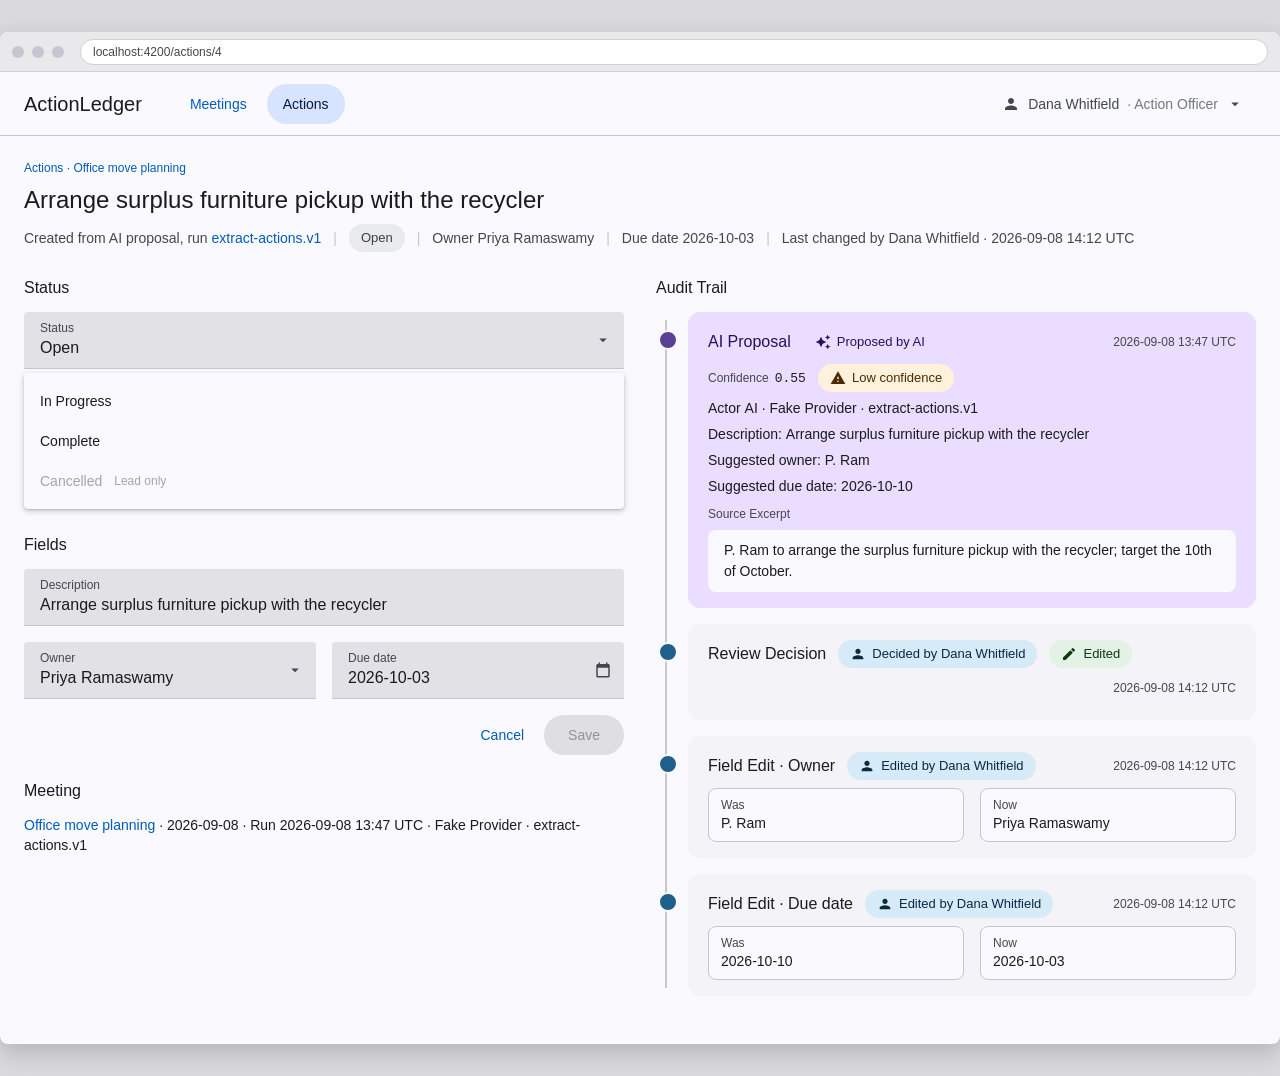
<file: _bmad-output/planning-artifacts/ux-designs/ux-ActionLedger-2026-09-20/.working/key-action-detail.html>
<!DOCTYPE html>
<html lang="en">
<head>
<meta charset="utf-8">
<title>ActionLedger mock: Action Detail</title>
<style>
/*
  KEY SCREEN MOCK: Action Detail at 1280px for the edited action from UJ-4.
  Fictional content: "Arrange surplus furniture pickup with the recycler", Office move planning,
  Pinecrest Regional Office. Dana Whitfield is signed in and viewing.

  Spine sections this mock illustrates:
    EXPERIENCE.md > Information Architecture: Action Detail row
    EXPERIENCE.md > Provenance Language: Action Detail header, Audit Trail rows
    EXPERIENCE.md > Component Patterns: Toolbar, Status control (open, Cancelled disabled "Lead only"
      because the viewer is an Action Officer), Edit fields, Audit Trail timeline (AI entry shows all
      five proposed fields)
    EXPERIENCE.md > State Patterns: Overdue (not shown; due date is in the future),
      Terminal status (not shown; status is Open so controls are enabled)
    EXPERIENCE.md > Interaction Primitives: status select applies on selection with Undo snackbar;
      edits apply on Save
    EXPERIENCE.md > Key Flows: UJ-4 steps 2 and 3 (climax)
    DESIGN.md > Components: Audit entry (AI and human), Provenance chip, Low Confidence badge,
      Review State chip (Edited), Status chip
    DESIGN.md > Typography: confidence-score (mono), source-excerpt
    DESIGN.md > Colors: ai-provenance for the first entry, human-provenance for every later entry

  Theme values approximate Angular Material 3 prebuilt azure-blue (light).
  surface-container-highest for filled form fields is approximated as #E2E2E6.
  Material icons are inline SVG so the file renders offline.
*/
:root {
  --primary:#005CBB; --on-primary:#FFFFFF; --primary-container:#D7E3FF; --on-primary-container:#001B3F;
  --error-container:#FFDAD6; --on-error-container:#410002;
  --surface:#FAF9FD; --surface-container-low:#F4F3F7; --surface-container-highest:#E2E2E6;
  --on-surface:#1A1B1F; --on-surface-variant:#44474E; --outline:#74777F; --outline-variant:#C4C6D0;
  --ai:#5B3E96; --ai-container:#EADDFF; --on-ai-container:#2A0E5C;
  --human:#1F5F8B; --human-container:#D6EAF8; --on-human-container:#0B2A40;
  --lowconf:#8A5000; --lowconf-container:#FFF1DC; --on-lowconf-container:#4A2A00;
  --success:#1B5E20; --success-container:#E3F2E5; --on-success-container:#0D3A11;
  --neutral-container:#E8EAED; --on-neutral-container:#3C4043;
  --font: Roboto, "Helvetica Neue", Arial, sans-serif;
  --mono: "Roboto Mono", "SF Mono", Menlo, Consolas, monospace;
}
* { box-sizing: border-box; }
html, body { margin:0; padding:0; }
body { background:#D9D9DE; font-family:var(--font); color:var(--on-surface); font-size:14px; line-height:20px; padding:32px 0; }

.frame { width:1280px; margin:0 auto; background:var(--surface); border-radius:8px; overflow:hidden; box-shadow:0 8px 24px rgba(0,0,0,.18); }
.chrome { height:40px; background:#E9E9EC; display:flex; align-items:center; gap:8px; padding:0 12px; border-bottom:1px solid #CFCFD4; }
.chrome .dot { width:12px; height:12px; border-radius:50%; background:#C4C6D0; }
.chrome .url { flex:1; margin-left:8px; height:26px; background:#FFF; border-radius:13px; border:1px solid #CFCFD4; font-size:12px; line-height:24px; padding:0 12px; color:#44474E; }

.toolbar { height:64px; display:flex; align-items:center; padding:0 24px; gap:8px; background:var(--surface); border-bottom:1px solid var(--outline-variant); }
.toolbar .brand { font-size:20px; line-height:28px; font-weight:500; color:var(--on-surface); margin-right:24px; text-decoration:none; }
.toolbar .nav { display:flex; gap:4px; flex:1; }
.toolbar .nav a { font-size:14px; line-height:20px; font-weight:500; color:var(--primary); text-decoration:none; padding:10px 16px; border-radius:9999px; }
.toolbar .nav a.active { background:var(--primary-container); color:var(--on-primary-container); }
.toolbar .user { display:flex; align-items:center; gap:8px; color:var(--on-surface-variant); font-size:14px; line-height:20px; padding:8px 12px; border-radius:9999px; }
.toolbar .user .role { color:var(--outline); }
.ico { width:18px; height:18px; fill:currentColor; flex:none; vertical-align:-4px; }
.ico.sm { width:16px; height:16px; }

.page { max-width:1280px; padding:0 24px 32px; }
.pagehead { padding:24px 0 8px; }
.pagehead .crumb { font-size:12px; line-height:16px; color:var(--on-surface-variant); margin-bottom:8px; }
.pagehead .crumb a { color:var(--primary); text-decoration:none; }
.pagehead h1 { font-size:24px; line-height:32px; font-weight:400; margin:0 0 8px; }
.provline { display:flex; align-items:center; gap:12px; flex-wrap:wrap; font-size:14px; line-height:20px; color:var(--on-surface-variant); }
.provline a { color:var(--primary); text-decoration:none; }
.provline .sep { color:var(--outline-variant); }

.layout { display:grid; grid-template-columns:1fr 1fr; gap:32px; margin-top:16px; }
h2 { font-size:16px; line-height:24px; font-weight:500; margin:0 0 12px; }
.section { margin-bottom:24px; }

/* Fields and buttons */
.field { background:var(--surface-container-highest); border-radius:4px 4px 0 0; border-bottom:1px solid var(--outline-variant); padding:8px 40px 8px 16px; min-height:56px; position:relative; margin-bottom:16px; }
.field .label { font-size:12px; line-height:16px; color:var(--on-surface-variant); }
.field .value { font-size:16px; line-height:24px; color:var(--on-surface); min-height:24px; }
.field .arrow { position:absolute; right:12px; top:50%; margin-top:-9px; color:var(--on-surface-variant); }
.row2 { display:grid; grid-template-columns:1fr 1fr; gap:16px; }
.btn { display:inline-flex; align-items:center; justify-content:center; height:40px; padding:0 24px; border-radius:9999px; font:500 14px/20px var(--font); border:0; cursor:default; }
.btn.filled { background:var(--primary); color:var(--on-primary); }
.btn.filled[disabled] { background:rgba(26,27,31,.12); color:rgba(26,27,31,.38); }
.btn.text { background:transparent; color:var(--primary); padding:0 12px; }
.btnrow { display:flex; justify-content:flex-end; gap:8px; }
.statusrow { display:flex; align-items:center; gap:16px; }
.statusrow .field { flex:1; margin-bottom:0; }
.cap { font-size:12px; line-height:16px; color:var(--on-surface-variant); margin-top:8px; }
.menu { background:var(--surface); border-radius:4px; box-shadow:0 2px 6px rgba(0,0,0,.2), 0 1px 2px rgba(0,0,0,.14); padding:8px 0; margin-top:4px; }
.menu .opt { height:40px; display:flex; align-items:center; gap:12px; padding:0 16px; font-size:14px; }
.menu .opt.disabled { color:rgba(26,27,31,.38); }
.menu .opt .capt { font-size:12px; line-height:16px; color:rgba(26,27,31,.38); }

/* Chips and badges */
.chip { display:inline-flex; align-items:center; gap:6px; height:28px; padding:0 12px; border-radius:9999px; font-size:13px; line-height:20px; font-weight:500; white-space:nowrap; }
.chip.ai { background:var(--ai-container); color:var(--on-ai-container); }
.chip.human { background:var(--human-container); color:var(--on-human-container); }
.chip.edited { background:var(--success-container); color:var(--on-success-container); }
.chip.open { background:var(--neutral-container); color:var(--on-neutral-container); }
.badge.lowconf { display:inline-flex; align-items:center; gap:6px; height:28px; padding:0 12px; border-radius:9999px; background:var(--lowconf-container); color:var(--on-lowconf-container); font-size:13px; font-weight:500; }
.score { font:500 13px/1.2 var(--mono); color:var(--on-surface); }
.score .lbl { font:400 12px/16px var(--font); color:var(--on-surface-variant); margin-right:6px; }
blockquote.excerpt { margin:8px 0 0; background:var(--ai-container); color:var(--on-surface); font:400 14px/1.5 var(--font); padding:10px 16px; border-radius:8px; }

/* Audit Trail timeline, oldest first, never collapsed */
.timeline { position:relative; padding-left:32px; }
.timeline::before { content:""; position:absolute; left:9px; top:8px; bottom:8px; width:2px; background:var(--outline-variant); }
.entry { position:relative; border-radius:12px; padding:16px 20px; margin-bottom:16px; }
.entry::before { content:""; position:absolute; left:-30px; top:18px; width:16px; height:16px; border-radius:50%; border:2px solid var(--surface); }
.entry.ai { background:var(--ai-container); }
.entry.ai::before { background:var(--ai); }
.entry.human { background:var(--surface-container-low); }
.entry.human::before { background:var(--human); }
.entry .ehead { display:flex; align-items:center; gap:12px; flex-wrap:wrap; margin-bottom:8px; }
.entry .kind { font-size:16px; line-height:24px; font-weight:500; }
.entry.ai .kind { color:var(--on-ai-container); }
.entry .ts { font-size:12px; line-height:16px; color:var(--on-surface-variant); margin-left:auto; }
.entry .actor { font-size:14px; line-height:20px; }
.entry .kv { font-size:14px; line-height:20px; margin-top:6px; }
.entry .kv b { font-weight:500; }
.entry.ai blockquote.excerpt { background:var(--surface); }
.entry .exlabel { font-size:12px; line-height:16px; color:var(--on-surface-variant); margin-top:10px; }
.wasnow { display:grid; grid-template-columns:1fr 1fr; gap:16px; margin-top:8px; }
.wasnow .cell { background:var(--surface); border:1px solid var(--outline-variant); border-radius:8px; padding:8px 12px; }
.wasnow .cell .l { font-size:12px; line-height:16px; color:var(--on-surface-variant); }
.wasnow .cell .v { font-size:14px; line-height:20px; }

</style>
</head>
<body>
<div class="frame">
  <div class="chrome"><span class="dot"></span><span class="dot"></span><span class="dot"></span>
    <div class="url">localhost:4200/actions/4</div></div>

  <header class="toolbar">
    <a class="brand" href="#">ActionLedger</a>
    <nav class="nav">
      <a href="#">Meetings</a>
      <a class="active" href="#">Actions</a>
    </nav>
    <div class="user"><svg class="ico" viewBox="0 0 24 24"><path d="M12 12c2.21 0 4-1.79 4-4s-1.79-4-4-4-4 1.79-4 4 1.79 4 4 4zm0 2c-2.67 0-8 1.34-8 4v2h16v-2c0-2.66-5.33-4-8-4z"/></svg>Dana Whitfield <span class="role">· Action Officer</span><svg class="ico" viewBox="0 0 24 24"><path d="M7 10l5 5 5-5z"/></svg></div>
  </header>

  <main class="page">
    <div class="pagehead">
      <div class="crumb"><a href="#">Actions</a> · <a href="#">Office move planning</a></div>
      <h1>Arrange surplus furniture pickup with the recycler</h1>
      <div class="provline">
        <span>Created from AI proposal, run <a href="#">extract-actions.v1</a></span>
        <span class="sep">|</span>
        <span class="chip open">Open</span>
        <span class="sep">|</span>
        <span>Owner Priya Ramaswamy</span>
        <span class="sep">|</span>
        <span>Due date 2026-10-03</span>
        <span class="sep">|</span>
        <span>Last changed by Dana Whitfield · 2026-09-08 14:12 UTC</span>
      </div>
    </div>

    <div class="layout">
      <!-- Left column: fields and status control -->
      <div>
        <section class="section" aria-label="Status">
          <h2>Status</h2>
          <div class="statusrow">
            <div class="field"><div class="label">Status</div><div class="value">Open</div><svg class="ico arrow" viewBox="0 0 24 24"><path d="M7 10l5 5 5-5z"/></svg></div>
          </div>
          <div class="menu" role="listbox" aria-label="Status">
            <div class="opt">In Progress</div>
            <div class="opt">Complete</div>
            <div class="opt disabled" aria-disabled="true">Cancelled <span class="capt">Lead only</span></div>
          </div>
        </section>

        <section class="section" aria-label="Fields">
          <h2>Fields</h2>
          <div class="field"><div class="label">Description</div><div class="value">Arrange surplus furniture pickup with the recycler</div></div>
          <div class="row2">
            <div class="field"><div class="label">Owner</div><div class="value">Priya Ramaswamy</div><svg class="ico arrow" viewBox="0 0 24 24"><path d="M7 10l5 5 5-5z"/></svg></div>
            <div class="field"><div class="label">Due date</div><div class="value">2026-10-03</div><svg class="ico arrow" viewBox="0 0 24 24"><path d="M19 4h-1V2h-2v2H8V2H6v2H5c-1.11 0-2 .9-2 2v14c0 1.1.89 2 2 2h14c1.1 0 2-.9 2-2V6c0-1.1-.9-2-2-2zm0 16H5V9h14v11z"/></svg></div>
          </div>
          <div class="btnrow">
            <button class="btn text">Cancel</button>
            <button class="btn filled" disabled>Save</button>
          </div>
        </section>

        <section class="section" aria-label="Meeting">
          <h2>Meeting</h2>
          <div class="kv"><a href="#" style="color:var(--primary);text-decoration:none">Office move planning</a> · 2026-09-08 · Run 2026-09-08 13:47 UTC · Fake Provider · extract-actions.v1</div>
        </section>
      </div>

      <!-- Right column: Audit Trail -->
      <section aria-label="Audit Trail">
        <h2>Audit Trail</h2>
        <div class="timeline">

          <!-- Entry 1: AI Proposal -->
          <article class="entry ai">
            <div class="ehead">
              <span class="kind">AI Proposal</span>
              <span class="chip ai"><svg class="ico sm" viewBox="0 0 24 24"><path d="M19 9l1.25-2.75L23 5l-2.75-1.25L19 1l-1.25 2.75L15 5l2.75 1.25L19 9zm-7.5.5L9 4 6.5 9.5 1 12l5.5 2.5L9 20l2.5-5.5L17 12l-5.5-2.5zM19 15l-1.25 2.75L15 19l2.75 1.25L19 23l1.25-2.75L23 19l-2.75-1.25L19 15z"/></svg>Proposed by AI</span>
              <span class="ts">2026-09-08 13:47 UTC</span>
            </div>
            <div class="ehead" style="margin-bottom:4px">
              <span class="score"><span class="lbl">Confidence</span>0.55</span>
              <span class="badge lowconf"><svg class="ico sm" viewBox="0 0 24 24"><path d="M1 21h22L12 2 1 21zm12-3h-2v-2h2v2zm0-4h-2v-4h2v4z"/></svg>Low confidence</span>
            </div>
            <div class="kv">Actor <b>AI</b> · Fake Provider · extract-actions.v1</div>
            <div class="kv">Description: <b>Arrange surplus furniture pickup with the recycler</b></div>
            <div class="kv">Suggested owner: <b>P. Ram</b></div>
            <div class="kv">Suggested due date: <b>2026-10-10</b></div>
            <div class="exlabel">Source Excerpt</div>
            <blockquote class="excerpt">P. Ram to arrange the surplus furniture pickup with the recycler; target the 10th of October.</blockquote>
          </article>

          <!-- Entry 2: Review Decision, Edited -->
          <article class="entry human">
            <div class="ehead">
              <span class="kind">Review Decision</span>
              <span class="chip human"><svg class="ico sm" viewBox="0 0 24 24"><path d="M12 12c2.21 0 4-1.79 4-4s-1.79-4-4-4-4 1.79-4 4 1.79 4 4 4zm0 2c-2.67 0-8 1.34-8 4v2h16v-2c0-2.66-5.33-4-8-4z"/></svg>Decided by Dana Whitfield</span>
              <span class="chip edited"><svg class="ico sm" viewBox="0 0 24 24"><path d="M3 17.25V21h3.75L17.81 9.94l-3.75-3.75L3 17.25zM20.71 7.04c.39-.39.39-1.02 0-1.41l-2.34-2.34c-.39-.39-1.02-.39-1.41 0l-1.83 1.83 3.75 3.75 1.83-1.83z"/></svg>Edited</span>
              <span class="ts">2026-09-08 14:12 UTC</span>
            </div>
          </article>

          <!-- Entry 3: Field Edit, Owner -->
          <article class="entry human">
            <div class="ehead">
              <span class="kind">Field Edit · Owner</span>
              <span class="chip human"><svg class="ico sm" viewBox="0 0 24 24"><path d="M12 12c2.21 0 4-1.79 4-4s-1.79-4-4-4-4 1.79-4 4 1.79 4 4 4zm0 2c-2.67 0-8 1.34-8 4v2h16v-2c0-2.66-5.33-4-8-4z"/></svg>Edited by Dana Whitfield</span>
              <span class="ts">2026-09-08 14:12 UTC</span>
            </div>
            <div class="wasnow">
              <div class="cell was"><div class="l">Was</div><div class="v">P. Ram</div></div>
              <div class="cell"><div class="l">Now</div><div class="v">Priya Ramaswamy</div></div>
            </div>
          </article>

          <!-- Entry 4: Field Edit, Due date -->
          <article class="entry human">
            <div class="ehead">
              <span class="kind">Field Edit · Due date</span>
              <span class="chip human"><svg class="ico sm" viewBox="0 0 24 24"><path d="M12 12c2.21 0 4-1.79 4-4s-1.79-4-4-4-4 1.79-4 4 1.79 4 4 4zm0 2c-2.67 0-8 1.34-8 4v2h16v-2c0-2.66-5.33-4-8-4z"/></svg>Edited by Dana Whitfield</span>
              <span class="ts">2026-09-08 14:12 UTC</span>
            </div>
            <div class="wasnow">
              <div class="cell was"><div class="l">Was</div><div class="v">2026-10-10</div></div>
              <div class="cell"><div class="l">Now</div><div class="v">2026-10-03</div></div>
            </div>
          </article>

        </div>
      </section>
    </div>
  </main>
</div>
</body>
</html>
</file>
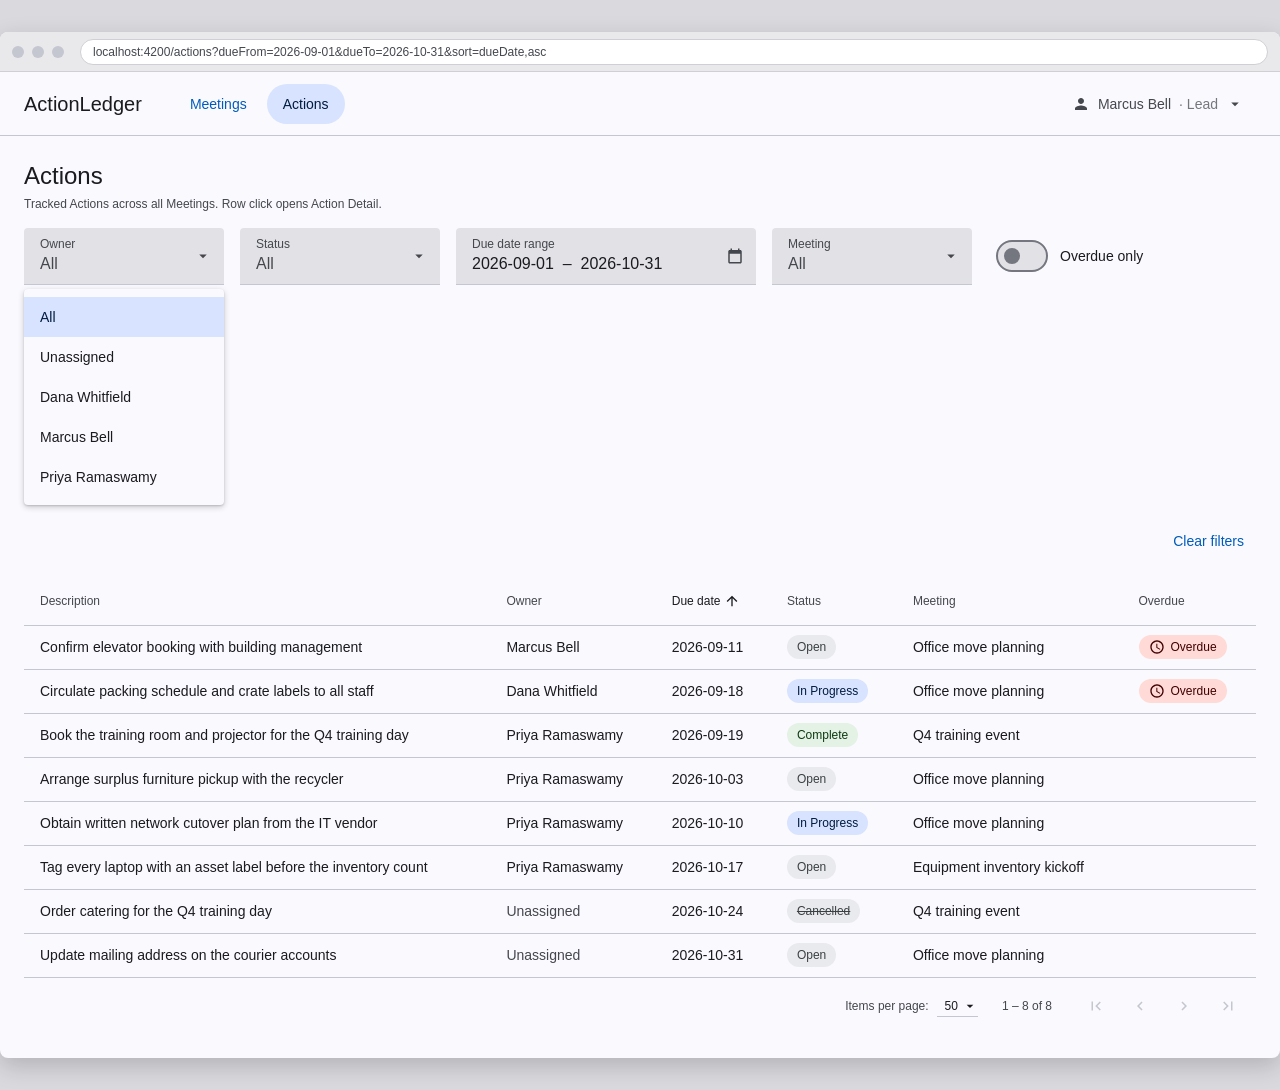
<file: _bmad-output/planning-artifacts/ux-designs/ux-ActionLedger-2026-09-20/.working/key-action-list.html>
<!DOCTYPE html>
<html lang="en">
<head>
<meta charset="utf-8">
<title>ActionLedger mock: Action List</title>
<style>
/*
  KEY SCREEN MOCK: Action List at 1280px, filter bar plus Material table at density -1.
  Fictional content: Pinecrest Regional Office tracked actions across three meetings.
  Moment shown: Marcus Bell (Lead) has set a Due date range filter; the URL carries it,
  so "Clear filters" is visible. Eight rows, sorted by Due date ascending.

  Spine sections this mock illustrates:
    EXPERIENCE.md > Information Architecture: Action List row
    EXPERIENCE.md > Provenance Language: Action List row (no AI provenance; Owner column only)
    EXPERIENCE.md > Component Patterns: Toolbar, Action table, Filter bar (Owner select open to show
      "Unassigned"; Meeting select between Due date range and Overdue only)
    EXPERIENCE.md > State Patterns: Overdue (two rows; never on Complete or Cancelled)
    EXPERIENCE.md > Interaction Primitives: filters apply immediately and live in the URL;
      row click opens detail
    EXPERIENCE.md > Key Flows: UJ-2 steps 2 and 3
    DESIGN.md > Components: Overdue badge, Status chip (Open, In Progress, Complete, Cancelled)
    DESIGN.md > Layout & Spacing: density -1 tables; content-max 1280; page-gutter 24
    DESIGN.md > Colors: neutral container for Open and Cancelled; primary container for
      In Progress; success container for Complete; error container for Overdue

  Theme values approximate Angular Material 3 prebuilt azure-blue (light).
  surface-container-highest for filled form fields is approximated as #E2E2E6.
  Material icons are inline SVG so the file renders offline.
*/
:root {
  --primary:#005CBB; --on-primary:#FFFFFF; --primary-container:#D7E3FF; --on-primary-container:#001B3F;
  --error-container:#FFDAD6; --on-error-container:#410002;
  --surface:#FAF9FD; --surface-container-low:#F4F3F7; --surface-container-highest:#E2E2E6;
  --on-surface:#1A1B1F; --on-surface-variant:#44474E; --outline:#74777F; --outline-variant:#C4C6D0;
  --ai:#5B3E96; --ai-container:#EADDFF; --on-ai-container:#2A0E5C;
  --human:#1F5F8B; --human-container:#D6EAF8; --on-human-container:#0B2A40;
  --lowconf:#8A5000; --lowconf-container:#FFF1DC; --on-lowconf-container:#4A2A00;
  --success:#1B5E20; --success-container:#E3F2E5; --on-success-container:#0D3A11;
  --neutral-container:#E8EAED; --on-neutral-container:#3C4043;
  --font: Roboto, "Helvetica Neue", Arial, sans-serif;
  --mono: "Roboto Mono", "SF Mono", Menlo, Consolas, monospace;
}
* { box-sizing: border-box; }
html, body { margin:0; padding:0; }
body { background:#D9D9DE; font-family:var(--font); color:var(--on-surface); font-size:14px; line-height:20px; padding:32px 0; }

.frame { width:1280px; margin:0 auto; background:var(--surface); border-radius:8px; overflow:hidden; box-shadow:0 8px 24px rgba(0,0,0,.18); }
.chrome { height:40px; background:#E9E9EC; display:flex; align-items:center; gap:8px; padding:0 12px; border-bottom:1px solid #CFCFD4; }
.chrome .dot { width:12px; height:12px; border-radius:50%; background:#C4C6D0; }
.chrome .url { flex:1; margin-left:8px; height:26px; background:#FFF; border-radius:13px; border:1px solid #CFCFD4; font-size:12px; line-height:24px; padding:0 12px; color:#44474E; }

.toolbar { height:64px; display:flex; align-items:center; padding:0 24px; gap:8px; background:var(--surface); border-bottom:1px solid var(--outline-variant); }
.toolbar .brand { font-size:20px; line-height:28px; font-weight:500; color:var(--on-surface); margin-right:24px; text-decoration:none; }
.toolbar .nav { display:flex; gap:4px; flex:1; }
.toolbar .nav a { font-size:14px; line-height:20px; font-weight:500; color:var(--primary); text-decoration:none; padding:10px 16px; border-radius:9999px; }
.toolbar .nav a.active { background:var(--primary-container); color:var(--on-primary-container); }
.toolbar .user { display:flex; align-items:center; gap:8px; color:var(--on-surface-variant); font-size:14px; line-height:20px; padding:8px 12px; border-radius:9999px; }
.toolbar .user .role { color:var(--outline); }
.ico { width:18px; height:18px; fill:currentColor; flex:none; vertical-align:-4px; }
.ico.sm { width:16px; height:16px; }

.page { max-width:1280px; padding:0 24px 24px; }
.pagehead { display:flex; align-items:flex-end; justify-content:space-between; padding:24px 0 16px; gap:16px; }
.pagehead h1 { font-size:24px; line-height:32px; font-weight:400; margin:0; }
.pagehead .meta { font-size:12px; line-height:16px; color:var(--on-surface-variant); margin-top:4px; }

/* Filter bar */
.filters { display:flex; align-items:flex-start; gap:16px; padding:0 0 16px; flex-wrap:wrap; }
.field { background:var(--surface-container-highest); border-radius:4px 4px 0 0; border-bottom:1px solid var(--outline-variant); padding:8px 40px 8px 16px; min-height:56px; position:relative; min-width:200px; }
.field.wide { min-width:300px; }
.field .label { font-size:12px; line-height:16px; color:var(--on-surface-variant); }
.field .value { font-size:16px; line-height:24px; color:var(--on-surface); min-height:24px; }
.field .value.placeholder { color:var(--on-surface-variant); }
.field .arrow { position:absolute; right:12px; top:50%; margin-top:-9px; color:var(--on-surface-variant); }
.toggle { display:flex; align-items:center; gap:12px; height:56px; padding:0 8px; }
.switch { width:52px; height:32px; border-radius:16px; border:2px solid var(--outline); background:var(--surface-container-highest); position:relative; }
.switch::after { content:""; position:absolute; left:6px; top:6px; width:16px; height:16px; border-radius:50%; background:var(--outline); }
.btn { display:inline-flex; align-items:center; justify-content:center; height:40px; padding:0 24px; border-radius:9999px; font:500 14px/20px var(--font); border:0; cursor:default; }
.btn.text { background:transparent; color:var(--primary); padding:0 12px; }
.filters .clear { margin-left:auto; align-self:center; }
.menu { background:var(--surface); border-radius:4px; box-shadow:0 2px 6px rgba(0,0,0,.2), 0 1px 2px rgba(0,0,0,.14); padding:8px 0; margin-top:4px; }
.menu .opt { height:40px; display:flex; align-items:center; padding:0 16px; font-size:14px; }
.menu .opt.selected { background:var(--primary-container); color:var(--on-primary-container); }

/* Table, density -1 (row 44px, header 48px) */
table { width:100%; border-collapse:collapse; background:var(--surface); }
thead th { height:48px; text-align:left; font-size:12px; line-height:16px; font-weight:500; color:var(--on-surface-variant); padding:0 16px; border-bottom:1px solid var(--outline-variant); white-space:nowrap; }
thead th .sort { display:inline-flex; align-items:center; gap:4px; }
thead th.sorted { color:var(--on-surface); }
tbody td { height:44px; padding:0 16px; border-bottom:1px solid var(--outline-variant); font-size:14px; line-height:20px; white-space:nowrap; }
tbody td.desc { white-space:normal; max-width:420px; }
tbody tr { cursor:default; }
tbody tr.focused td { background:rgba(0,92,187,.08); }
td.num, th.num { font-variant-numeric: tabular-nums; }
.muted { color:var(--on-surface-variant); }

/* Chips and badges */
.chip { display:inline-flex; align-items:center; gap:6px; height:24px; padding:0 10px; border-radius:9999px; font-size:12px; line-height:16px; font-weight:500; white-space:nowrap; }
.chip.open { background:var(--neutral-container); color:var(--on-neutral-container); }
.chip.inprogress { background:var(--primary-container); color:var(--on-primary-container); }
.chip.complete { background:var(--success-container); color:var(--on-success-container); }
.chip.cancelled { background:var(--neutral-container); color:var(--on-neutral-container); text-decoration:line-through; }
.badge.overdue { display:inline-flex; align-items:center; gap:6px; height:24px; padding:0 10px; border-radius:9999px; background:var(--error-container); color:var(--on-error-container); font-size:12px; line-height:16px; font-weight:500; white-space:nowrap; }

/* Paginator */
.paginator { display:flex; align-items:center; justify-content:flex-end; gap:24px; height:56px; padding:0 8px; font-size:12px; line-height:16px; color:var(--on-surface-variant); }
.paginator .pp { display:flex; align-items:center; gap:8px; }
.paginator .pp .sel { display:inline-flex; align-items:center; gap:4px; border-bottom:1px solid var(--outline-variant); padding:4px 0 2px 8px; color:var(--on-surface); }
.paginator .arrows { display:flex; gap:4px; }
.paginator .arrows span { width:40px; height:40px; display:inline-flex; align-items:center; justify-content:center; border-radius:50%; color:var(--outline-variant); }
</style>
</head>
<body>
<div class="frame">
  <div class="chrome"><span class="dot"></span><span class="dot"></span><span class="dot"></span>
    <div class="url">localhost:4200/actions?dueFrom=2026-09-01&amp;dueTo=2026-10-31&amp;sort=dueDate,asc</div></div>

  <header class="toolbar">
    <a class="brand" href="#">ActionLedger</a>
    <nav class="nav">
      <a href="#">Meetings</a>
      <a class="active" href="#">Actions</a>
    </nav>
    <div class="user"><svg class="ico" viewBox="0 0 24 24"><path d="M12 12c2.21 0 4-1.79 4-4s-1.79-4-4-4-4 1.79-4 4 1.79 4 4 4zm0 2c-2.67 0-8 1.34-8 4v2h16v-2c0-2.66-5.33-4-8-4z"/></svg>Marcus Bell <span class="role">· Lead</span><svg class="ico" viewBox="0 0 24 24"><path d="M7 10l5 5 5-5z"/></svg></div>
  </header>

  <main class="page">
    <div class="pagehead">
      <div>
        <h1>Actions</h1>
        <div class="meta">Tracked Actions across all Meetings. Row click opens Action Detail.</div>
      </div>
    </div>

    <!-- Filter bar -->
    <section class="filters" aria-label="Filters">
      <div>
        <div class="field"><div class="label">Owner</div><div class="value placeholder">All</div><svg class="ico arrow" viewBox="0 0 24 24"><path d="M7 10l5 5 5-5z"/></svg></div>
        <div class="menu" role="listbox" aria-label="Owner">
          <div class="opt selected">All</div>
          <div class="opt">Unassigned</div>
          <div class="opt">Dana Whitfield</div>
          <div class="opt">Marcus Bell</div>
          <div class="opt">Priya Ramaswamy</div>
        </div>
      </div>
      <div class="field"><div class="label">Status</div><div class="value placeholder">All</div><svg class="ico arrow" viewBox="0 0 24 24"><path d="M7 10l5 5 5-5z"/></svg></div>
      <div class="field wide"><div class="label">Due date range</div><div class="value">2026-09-01 &nbsp;–&nbsp; 2026-10-31</div><svg class="ico arrow" viewBox="0 0 24 24"><path d="M19 4h-1V2h-2v2H8V2H6v2H5c-1.11 0-2 .9-2 2v14c0 1.1.89 2 2 2h14c1.1 0 2-.9 2-2V6c0-1.1-.9-2-2-2zm0 16H5V9h14v11z"/></svg></div>
      <div class="field"><div class="label">Meeting</div><div class="value placeholder">All</div><svg class="ico arrow" viewBox="0 0 24 24"><path d="M7 10l5 5 5-5z"/></svg></div>
      <div class="toggle"><span class="switch" role="switch" aria-checked="false" aria-label="Overdue only"></span><span>Overdue only</span></div>
      <button class="btn text clear">Clear filters</button>
    </section>

    <!-- Action table -->
    <table aria-label="Tracked Actions">
      <thead>
        <tr>
          <th>Description</th>
          <th>Owner</th>
          <th class="sorted" aria-sort="ascending"><span class="sort">Due date <svg class="ico sm" viewBox="0 0 24 24"><path d="M4 12l1.41 1.41L11 7.83V20h2V7.83l5.58 5.59L20 12l-8-8-8 8z"/></svg></span></th>
          <th><span class="sort">Status</span></th>
          <th>Meeting</th>
          <th>Overdue</th>
        </tr>
      </thead>
      <tbody>
        <tr>
          <td class="desc">Confirm elevator booking with building management</td>
          <td>Marcus Bell</td>
          <td class="num">2026-09-11</td>
          <td><span class="chip open">Open</span></td>
          <td>Office move planning</td>
          <td><span class="badge overdue"><svg class="ico sm" viewBox="0 0 24 24"><path d="M11.99 2C6.47 2 2 6.48 2 12s4.47 10 9.99 10C17.52 22 22 17.52 22 12S17.52 2 11.99 2zM12 20c-4.42 0-8-3.58-8-8s3.58-8 8-8 8 3.58 8 8-3.58 8-8 8zm.5-13H11v6l5.25 3.15.75-1.23-4.5-2.67z"/></svg>Overdue</span></td>
        </tr>
        <tr>
          <td class="desc">Circulate packing schedule and crate labels to all staff</td>
          <td>Dana Whitfield</td>
          <td class="num">2026-09-18</td>
          <td><span class="chip inprogress">In Progress</span></td>
          <td>Office move planning</td>
          <td><span class="badge overdue"><svg class="ico sm" viewBox="0 0 24 24"><path d="M11.99 2C6.47 2 2 6.48 2 12s4.47 10 9.99 10C17.52 22 22 17.52 22 12S17.52 2 11.99 2zM12 20c-4.42 0-8-3.58-8-8s3.58-8 8-8 8 3.58 8 8-3.58 8-8 8zm.5-13H11v6l5.25 3.15.75-1.23-4.5-2.67z"/></svg>Overdue</span></td>
        </tr>
        <tr>
          <td class="desc">Book the training room and projector for the Q4 training day</td>
          <td>Priya Ramaswamy</td>
          <td class="num">2026-09-19</td>
          <td><span class="chip complete">Complete</span></td>
          <td>Q4 training event</td>
          <td></td>
        </tr>
        <tr>
          <td class="desc">Arrange surplus furniture pickup with the recycler</td>
          <td>Priya Ramaswamy</td>
          <td class="num">2026-10-03</td>
          <td><span class="chip open">Open</span></td>
          <td>Office move planning</td>
          <td></td>
        </tr>
        <tr>
          <td class="desc">Obtain written network cutover plan from the IT vendor</td>
          <td>Priya Ramaswamy</td>
          <td class="num">2026-10-10</td>
          <td><span class="chip inprogress">In Progress</span></td>
          <td>Office move planning</td>
          <td></td>
        </tr>
        <tr>
          <td class="desc">Tag every laptop with an asset label before the inventory count</td>
          <td>Priya Ramaswamy</td>
          <td class="num">2026-10-17</td>
          <td><span class="chip open">Open</span></td>
          <td>Equipment inventory kickoff</td>
          <td></td>
        </tr>
        <tr>
          <td class="desc">Order catering for the Q4 training day</td>
          <td class="muted">Unassigned</td>
          <td class="num">2026-10-24</td>
          <td><span class="chip cancelled">Cancelled</span></td>
          <td>Q4 training event</td>
          <td></td>
        </tr>
        <tr>
          <td class="desc">Update mailing address on the courier accounts</td>
          <td class="muted">Unassigned</td>
          <td class="num">2026-10-31</td>
          <td><span class="chip open">Open</span></td>
          <td>Office move planning</td>
          <td></td>
        </tr>
      </tbody>
    </table>

    <!-- Paginator -->
    <div class="paginator" aria-label="Pagination">
      <div class="pp">Items per page: <span class="sel">50 <svg class="ico sm" viewBox="0 0 24 24"><path d="M7 10l5 5 5-5z"/></svg></span></div>
      <div>1 – 8 of 8</div>
      <div class="arrows">
        <span aria-label="First page"><svg class="ico" viewBox="0 0 24 24"><path d="M18.41 16.59L13.82 12l4.59-4.59L17 6l-6 6 6 6zM6 6h2v12H6z"/></svg></span>
        <span aria-label="Previous page"><svg class="ico" viewBox="0 0 24 24"><path d="M15.41 7.41L14 6l-6 6 6 6 1.41-1.41L10.83 12z"/></svg></span>
        <span aria-label="Next page"><svg class="ico" viewBox="0 0 24 24"><path d="M10 6L8.59 7.41 13.17 12l-4.58 4.59L10 18l6-6z"/></svg></span>
        <span aria-label="Last page"><svg class="ico" viewBox="0 0 24 24"><path d="M5.59 7.41L10.17 12l-4.58 4.59L7 18l6-6-6-6zM16 6h2v12h-2z"/></svg></span>
      </div>
    </div>
  </main>
</div>
</body>
</html>
</file>
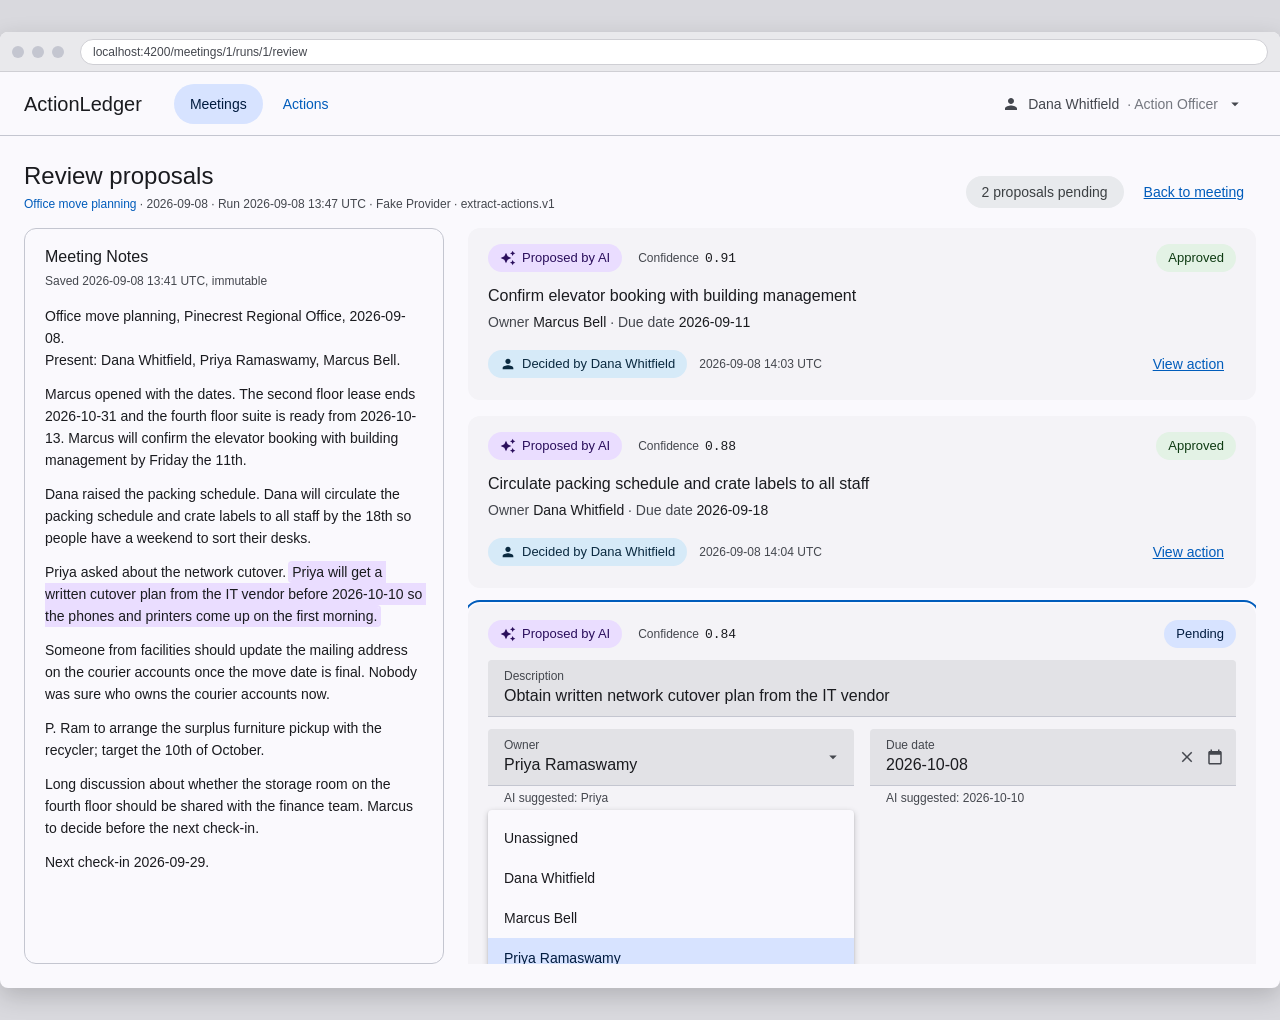
<file: _bmad-output/planning-artifacts/ux-designs/ux-ActionLedger-2026-09-20/.working/key-review-screen.html>
<!DOCTYPE html>
<html lang="en">
<head>
<meta charset="utf-8">
<title>ActionLedger mock: Review Screen</title>
<style>
/*
  KEY SCREEN MOCK: Review Screen at 1280px, two-pane, mid-review.
  Fictional content: Pinecrest Regional Office, "Office move planning", 2026-09-08.

  Spine sections this mock illustrates:
    EXPERIENCE.md > Information Architecture: Review Screen row
    EXPERIENCE.md > Provenance Language: Review Screen Pending card, Review Screen decided card
    EXPERIENCE.md > Component Patterns: Toolbar, Proposal card, Source Excerpt link, Pending counter
    EXPERIENCE.md > State Patterns: Low confidence proposal, Unmatched suggested owner
    EXPERIENCE.md > Responsive & Platform: 1200px and wider (two-pane, independent scroll)
    EXPERIENCE.md > Key Flows: UJ-1 steps 4, 5, 6, 7 (two approvals, one edit, one reject: two pending)
    DESIGN.md > Components: Provenance chip, Low Confidence badge, Review State chip,
      Proposal card, Source Excerpt highlight
    DESIGN.md > Layout & Spacing: content-max 1280, page-gutter 24, notes-pane-min 360
    DESIGN.md > Typography: confidence-score (mono), source-excerpt

  Card states shown, top to bottom (every header starts with the "Proposed by AI" chip):
    1 Approved (decided: human chip, timestamp UTC, Review State chip, "View action")
    2 Approved (decided)
    3 Pending in edit mode, focused; text field, owner select open showing "Unassigned",
      date picker with clear button, Cancel and "Approve with edits"; its Source Excerpt
      is highlighted in the notes pane
    4 Pending at rest, Low confidence (amber left border and badge), read-only values,
      hint "AI suggested: Facilities", Reject / Edit / Approve
    5 Edited, Low confidence, "Proposed" column beside decided values
    6 Rejected, "Reason: discussion item, not an action"

  Theme values approximate Angular Material 3 prebuilt azure-blue (light).
  surface-container-highest for filled form fields is approximated as #E2E2E6.
  Material icons are inline SVG so the file renders offline.
*/
:root {
  --primary:#005CBB; --on-primary:#FFFFFF; --primary-container:#D7E3FF; --on-primary-container:#001B3F;
  --error-container:#FFDAD6; --on-error-container:#410002;
  --surface:#FAF9FD; --surface-container-low:#F4F3F7; --surface-container-highest:#E2E2E6;
  --on-surface:#1A1B1F; --on-surface-variant:#44474E; --outline:#74777F; --outline-variant:#C4C6D0;
  --ai:#5B3E96; --ai-container:#EADDFF; --on-ai-container:#2A0E5C;
  --human:#1F5F8B; --human-container:#D6EAF8; --on-human-container:#0B2A40;
  --lowconf:#8A5000; --lowconf-container:#FFF1DC; --on-lowconf-container:#4A2A00;
  --success:#1B5E20; --success-container:#E3F2E5; --on-success-container:#0D3A11;
  --neutral-container:#E8EAED; --on-neutral-container:#3C4043;
  --font: Roboto, "Helvetica Neue", Arial, sans-serif;
  --mono: "Roboto Mono", "SF Mono", Menlo, Consolas, monospace;
}
* { box-sizing: border-box; }
html, body { margin:0; padding:0; }
body { background:#D9D9DE; font-family:var(--font); color:var(--on-surface); font-size:14px; line-height:20px; padding:32px 0; }

/* Browser frame */
.frame { width:1280px; margin:0 auto; background:var(--surface); border-radius:8px; overflow:hidden; box-shadow:0 8px 24px rgba(0,0,0,.18); }
.chrome { height:40px; background:#E9E9EC; display:flex; align-items:center; gap:8px; padding:0 12px; border-bottom:1px solid #CFCFD4; }
.chrome .dot { width:12px; height:12px; border-radius:50%; background:#C4C6D0; }
.chrome .url { flex:1; margin-left:8px; height:26px; background:#FFF; border-radius:13px; border:1px solid #CFCFD4; font-size:12px; line-height:24px; padding:0 12px; color:#44474E; }

/* Toolbar */
.toolbar { height:64px; display:flex; align-items:center; padding:0 24px; gap:8px; background:var(--surface); border-bottom:1px solid var(--outline-variant); }
.toolbar .brand { font-size:20px; line-height:28px; font-weight:500; color:var(--on-surface); margin-right:24px; text-decoration:none; }
.toolbar .nav { display:flex; gap:4px; flex:1; }
.toolbar .nav a { font-size:14px; line-height:20px; font-weight:500; color:var(--primary); text-decoration:none; padding:10px 16px; border-radius:9999px; }
.toolbar .nav a.active { background:var(--primary-container); color:var(--on-primary-container); }
.toolbar .user { display:flex; align-items:center; gap:8px; color:var(--on-surface-variant); font-size:14px; line-height:20px; padding:8px 12px; border-radius:9999px; }
.toolbar .user .role { color:var(--outline); }
.ico { width:18px; height:18px; fill:currentColor; flex:none; vertical-align:-4px; }
.ico.sm { width:16px; height:16px; }

/* Page header */
.page { max-width:1280px; padding:0 24px; }
.pagehead { display:flex; align-items:flex-end; justify-content:space-between; padding:24px 0 16px; gap:16px; }
.pagehead h1 { font-size:24px; line-height:32px; font-weight:400; margin:0; }
.pagehead .meta { font-size:12px; line-height:16px; color:var(--on-surface-variant); margin-top:4px; }
.pagehead .meta a { color:var(--primary); text-decoration:none; }
.counter { display:inline-flex; align-items:center; height:32px; padding:0 16px; border-radius:9999px; background:var(--neutral-container); color:var(--on-neutral-container); font-size:14px; font-weight:500; }
.headactions { display:flex; align-items:center; gap:8px; }

/* Two-pane */
.panes { display:grid; grid-template-columns:420px 1fr; gap:24px; height:760px; padding-bottom:24px; }
.pane { overflow:auto; min-width:360px; }
.notes { background:var(--surface); border:1px solid var(--outline-variant); border-radius:12px; padding:16px 20px; }
.notes h2 { font-size:16px; line-height:24px; font-weight:500; margin:0 0 4px; }
.notes .cap { font-size:12px; line-height:16px; color:var(--on-surface-variant); margin-bottom:16px; }
.notes p { margin:0 0 12px; font-size:14px; line-height:22px; white-space:pre-wrap; }
mark.excerpt { background:var(--ai-container); color:var(--on-surface); padding:1px 2px; border-radius:2px; box-shadow:0 0 0 2px var(--ai-container); }

/* Buttons (Material 3 shapes) */
.btn { display:inline-flex; align-items:center; justify-content:center; height:40px; padding:0 24px; border-radius:9999px; font:500 14px/20px var(--font); border:0; cursor:default; }
.btn.filled { background:var(--primary); color:var(--on-primary); }
.btn.outlined { background:transparent; color:var(--primary); border:1px solid var(--outline); }
.btn.text { background:transparent; color:var(--primary); padding:0 12px; }

/* Chips and badges */
.chip { display:inline-flex; align-items:center; gap:6px; height:28px; padding:0 12px; border-radius:9999px; font-size:13px; line-height:20px; font-weight:500; white-space:nowrap; }
.chip.ai { background:var(--ai-container); color:var(--on-ai-container); }
.chip.human { background:var(--human-container); color:var(--on-human-container); }
.chip.pending { background:var(--primary-container); color:var(--on-primary-container); }
.chip.approved, .chip.edited { background:var(--success-container); color:var(--on-success-container); }
.chip.rejected { background:var(--neutral-container); color:var(--on-neutral-container); }
.badge.lowconf { display:inline-flex; align-items:center; gap:6px; height:28px; padding:0 12px; border-radius:9999px; background:var(--lowconf-container); color:var(--on-lowconf-container); font-size:13px; font-weight:500; }
.score { font:500 13px/1.2 var(--mono); color:var(--on-surface); padding:0 4px; }
.score .lbl { font:400 12px/16px var(--font); color:var(--on-surface-variant); margin-right:6px; }

/* Proposal card */
.card { background:var(--surface-container-low); border-radius:12px; padding:16px 20px 16px 20px; margin-bottom:16px; }
.card.lowconf { border-left:4px solid var(--lowconf); padding-left:16px; }
.card.focused { outline:2px solid var(--primary); outline-offset:2px; }
.card .head { display:flex; align-items:center; gap:12px; margin-bottom:12px; }
.card .head .spacer { flex:1; }
.ro { display:grid; grid-template-columns:1fr 1fr; gap:16px; margin-top:8px; }
.ro .item .l { font-size:12px; line-height:16px; color:var(--on-surface-variant); }
.ro .item .v { font-size:16px; line-height:24px; }
.ro .item .hint { font-size:12px; line-height:16px; color:var(--on-surface-variant); }
.field .clear { position:absolute; right:40px; top:50%; margin-top:-9px; color:var(--on-surface-variant); }
.menu { background:var(--surface); border-radius:4px; box-shadow:0 2px 6px rgba(0,0,0,.2), 0 1px 2px rgba(0,0,0,.14); padding:8px 0; margin-top:4px; }
.menu .opt { height:40px; display:flex; align-items:center; padding:0 16px; font-size:14px; }
.menu .opt.selected { background:var(--primary-container); color:var(--on-primary-container); }
.reason { font-size:14px; line-height:20px; margin-top:8px; }
.field { background:var(--surface-container-highest); border-radius:4px 4px 0 0; border-bottom:1px solid var(--outline-variant); padding:8px 16px 8px; min-height:56px; position:relative; }
.field .label { font-size:12px; line-height:16px; color:var(--on-surface-variant); }
.field .value { font-size:16px; line-height:24px; color:var(--on-surface); min-height:24px; }
.field .value.empty { color:transparent; }
.field .arrow { position:absolute; right:12px; top:50%; margin-top:-9px; color:var(--on-surface-variant); }
.field .hint { font-size:12px; line-height:16px; color:var(--on-surface-variant); }
.hintline { font-size:12px; line-height:16px; color:var(--on-surface-variant); padding:4px 16px 0; }
.row2 { display:grid; grid-template-columns:1fr 1fr; gap:16px; margin-top:12px; }
.exlabel { font-size:12px; line-height:16px; color:var(--on-surface-variant); margin:16px 0 4px; }
blockquote.excerpt { margin:0; background:var(--ai-container); color:var(--on-surface); font:400 14px/1.5 var(--font); padding:10px 16px; border-radius:8px; }
.actions { display:flex; justify-content:flex-end; gap:8px; margin-top:16px; }
.readonly { font-size:14px; line-height:20px; }
.readonly .desc { font-size:16px; line-height:24px; margin-bottom:4px; }
.readonly .kv { color:var(--on-surface-variant); }
.readonly .kv b { color:var(--on-surface); font-weight:400; }
.decided { display:flex; align-items:center; gap:12px; margin-top:12px; }
.decided .ts { font-size:12px; line-height:16px; color:var(--on-surface-variant); }
.compare { display:grid; grid-template-columns:1fr 1fr; gap:16px; margin-top:12px; }
.col { border-radius:8px; padding:12px 16px; }
.col.proposed { background:var(--ai-container); color:var(--on-surface); }
.col.decidedcol { background:var(--surface); border:1px solid var(--outline-variant); }
.col .colhead { display:flex; align-items:center; gap:6px; font-size:12px; line-height:16px; font-weight:500; margin-bottom:8px; }
.col.proposed .colhead { color:var(--on-ai-container); }
.col.decidedcol .colhead { color:var(--on-human-container); }
.col dl { margin:0; display:grid; grid-template-columns:auto 1fr; gap:4px 12px; font-size:14px; line-height:20px; }
.col dt { color:var(--on-surface-variant); }
.col dd { margin:0; }
</style>
</head>
<body>
<div class="frame">
  <div class="chrome"><span class="dot"></span><span class="dot"></span><span class="dot"></span>
    <div class="url">localhost:4200/meetings/1/runs/1/review</div></div>

  <header class="toolbar">
    <a class="brand" href="#">ActionLedger</a>
    <nav class="nav">
      <a class="active" href="#">Meetings</a>
      <a href="#">Actions</a>
    </nav>
    <div class="user"><svg class="ico" viewBox="0 0 24 24"><path d="M12 12c2.21 0 4-1.79 4-4s-1.79-4-4-4-4 1.79-4 4 1.79 4 4 4zm0 2c-2.67 0-8 1.34-8 4v2h16v-2c0-2.66-5.33-4-8-4z"/></svg>Dana Whitfield <span class="role">· Action Officer</span><svg class="ico" viewBox="0 0 24 24"><path d="M7 10l5 5 5-5z"/></svg></div>
  </header>

  <main class="page">
    <div class="pagehead">
      <div>
        <h1>Review proposals</h1>
        <div class="meta"><a href="#">Office move planning</a> · 2026-09-08 · Run 2026-09-08 13:47 UTC · Fake Provider · extract-actions.v1</div>
      </div>
      <div class="headactions">
        <span class="counter" aria-live="polite">2 proposals pending</span>
        <a class="btn text" href="#">Back to meeting</a>
      </div>
    </div>

    <div class="panes">
      <!-- Left pane: Meeting Notes -->
      <section class="pane notes" aria-label="Meeting Notes">
        <h2>Meeting Notes</h2>
        <div class="cap">Saved 2026-09-08 13:41 UTC, immutable</div>
<p>Office move planning, Pinecrest Regional Office, 2026-09-08.
Present: Dana Whitfield, Priya Ramaswamy, Marcus Bell.</p>
<p>Marcus opened with the dates. The second floor lease ends 2026-10-31 and the fourth floor suite is ready from 2026-10-13. Marcus will confirm the elevator booking with building management by Friday the 11th.</p>
<p>Dana raised the packing schedule. Dana will circulate the packing schedule and crate labels to all staff by the 18th so people have a weekend to sort their desks.</p>
<p>Priya asked about the network cutover. <mark class="excerpt" id="excerpt-3">Priya will get a written cutover plan from the IT vendor before 2026-10-10 so the phones and printers come up on the first morning.</mark></p>
<p>Someone from facilities should update the mailing address on the courier accounts once the move date is final. Nobody was sure who owns the courier accounts now.</p>
<p>P. Ram to arrange the surplus furniture pickup with the recycler; target the 10th of October.</p>
<p>Long discussion about whether the storage room on the fourth floor should be shared with the finance team. Marcus to decide before the next check-in.</p>
<p>Next check-in 2026-09-29.</p>
      </section>

      <!-- Right pane: proposal cards -->
      <section class="pane" aria-label="Proposed Actions">

        <!-- Card 1: Approved, collapsed -->
        <article class="card">
          <div class="head">
            <span class="chip ai"><svg class="ico sm" viewBox="0 0 24 24"><path d="M19 9l1.25-2.75L23 5l-2.75-1.25L19 1l-1.25 2.75L15 5l2.75 1.25L19 9zm-7.5.5L9 4 6.5 9.5 1 12l5.5 2.5L9 20l2.5-5.5L17 12l-5.5-2.5zM19 15l-1.25 2.75L15 19l2.75 1.25L19 23l1.25-2.75L23 19l-2.75-1.25L19 15z"/></svg>Proposed by AI</span>
            <span class="score"><span class="lbl">Confidence</span>0.91</span>
            <span class="spacer"></span>
            <span class="chip approved">Approved</span>
          </div>
          <div class="readonly">
            <div class="desc">Confirm elevator booking with building management</div>
            <div class="kv">Owner <b>Marcus Bell</b> · Due date <b>2026-09-11</b></div>
          </div>
          <div class="decided" aria-live="polite">
            <span class="chip human"><svg class="ico sm" viewBox="0 0 24 24"><path d="M12 12c2.21 0 4-1.79 4-4s-1.79-4-4-4-4 1.79-4 4 1.79 4 4 4zm0 2c-2.67 0-8 1.34-8 4v2h16v-2c0-2.66-5.33-4-8-4z"/></svg>Decided by Dana Whitfield</span>
            <span class="ts">2026-09-08 14:03 UTC</span>
            <span class="spacer" style="flex:1"></span>
            <a class="btn text" href="#">View action</a>
          </div>
        </article>

        <!-- Card 2: Approved, collapsed -->
        <article class="card">
          <div class="head">
            <span class="chip ai"><svg class="ico sm" viewBox="0 0 24 24"><path d="M19 9l1.25-2.75L23 5l-2.75-1.25L19 1l-1.25 2.75L15 5l2.75 1.25L19 9zm-7.5.5L9 4 6.5 9.5 1 12l5.5 2.5L9 20l2.5-5.5L17 12l-5.5-2.5zM19 15l-1.25 2.75L15 19l2.75 1.25L19 23l1.25-2.75L23 19l-2.75-1.25L19 15z"/></svg>Proposed by AI</span>
            <span class="score"><span class="lbl">Confidence</span>0.88</span>
            <span class="spacer"></span>
            <span class="chip approved">Approved</span>
          </div>
          <div class="readonly">
            <div class="desc">Circulate packing schedule and crate labels to all staff</div>
            <div class="kv">Owner <b>Dana Whitfield</b> · Due date <b>2026-09-18</b></div>
          </div>
          <div class="decided" aria-live="polite">
            <span class="chip human"><svg class="ico sm" viewBox="0 0 24 24"><path d="M12 12c2.21 0 4-1.79 4-4s-1.79-4-4-4-4 1.79-4 4 1.79 4 4 4zm0 2c-2.67 0-8 1.34-8 4v2h16v-2c0-2.66-5.33-4-8-4z"/></svg>Decided by Dana Whitfield</span>
            <span class="ts">2026-09-08 14:04 UTC</span>
            <span class="spacer" style="flex:1"></span>
            <a class="btn text" href="#">View action</a>
          </div>
        </article>

        <!-- Card 3: Pending, edit mode, focused (Source Excerpt highlighted at left). Due date differs from proposed, so the primary reads "Approve with edits" -->
        <article class="card focused" aria-describedby="excerpt-3">
          <div class="head">
            <span class="chip ai"><svg class="ico sm" viewBox="0 0 24 24"><path d="M19 9l1.25-2.75L23 5l-2.75-1.25L19 1l-1.25 2.75L15 5l2.75 1.25L19 9zm-7.5.5L9 4 6.5 9.5 1 12l5.5 2.5L9 20l2.5-5.5L17 12l-5.5-2.5zM19 15l-1.25 2.75L15 19l2.75 1.25L19 23l1.25-2.75L23 19l-2.75-1.25L19 15z"/></svg>Proposed by AI</span>
            <span class="score"><span class="lbl">Confidence</span>0.84</span>
            <span class="spacer"></span>
            <span class="chip pending">Pending</span>
          </div>
          <div class="field"><div class="label">Description</div><div class="value">Obtain written network cutover plan from the IT vendor</div></div>
          <div class="row2">
            <div>
              <div class="field"><div class="label">Owner</div><div class="value">Priya Ramaswamy</div><svg class="ico arrow" viewBox="0 0 24 24"><path d="M7 10l5 5 5-5z"/></svg></div>
              <div class="hintline">AI suggested: Priya</div>
              <div class="menu" role="listbox" aria-label="Owner">
                <div class="opt">Unassigned</div>
                <div class="opt">Dana Whitfield</div>
                <div class="opt">Marcus Bell</div>
                <div class="opt selected">Priya Ramaswamy</div>
              </div>
            </div>
            <div>
              <div class="field"><div class="label">Due date</div><div class="value">2026-10-08</div><svg class="ico clear" viewBox="0 0 24 24" aria-label="Clear due date"><path d="M19 6.41L17.59 5 12 10.59 6.41 5 5 6.41 10.59 12 5 17.59 6.41 19 12 13.41 17.59 19 19 17.59 13.41 12z"/></svg><svg class="ico arrow" viewBox="0 0 24 24"><path d="M19 4h-1V2h-2v2H8V2H6v2H5c-1.11 0-2 .9-2 2v14c0 1.1.89 2 2 2h14c1.1 0 2-.9 2-2V6c0-1.1-.9-2-2-2zm0 16H5V9h14v11z"/></svg></div>
              <div class="hintline">AI suggested: 2026-10-10</div>
            </div>
          </div>
          <div class="exlabel">Source Excerpt</div>
          <blockquote class="excerpt">Priya will get a written cutover plan from the IT vendor before 2026-10-10 so the phones and printers come up on the first morning.</blockquote>
          <div class="actions">
            <button class="btn text">Cancel</button>
            <button class="btn filled">Approve with edits</button>
          </div>
        </article>

        <!-- Card 4: Pending at rest, Low confidence, unmatched suggested owner, read-only values -->
        <article class="card lowconf">
          <div class="head">
            <span class="chip ai"><svg class="ico sm" viewBox="0 0 24 24"><path d="M19 9l1.25-2.75L23 5l-2.75-1.25L19 1l-1.25 2.75L15 5l2.75 1.25L19 9zm-7.5.5L9 4 6.5 9.5 1 12l5.5 2.5L9 20l2.5-5.5L17 12l-5.5-2.5zM19 15l-1.25 2.75L15 19l2.75 1.25L19 23l1.25-2.75L23 19l-2.75-1.25L19 15z"/></svg>Proposed by AI</span>
            <span class="score"><span class="lbl">Confidence</span>0.48</span>
            <span class="badge lowconf"><svg class="ico sm" viewBox="0 0 24 24"><path d="M1 21h22L12 2 1 21zm12-3h-2v-2h2v2zm0-4h-2v-4h2v4z"/></svg>Low confidence</span>
            <span class="spacer"></span>
            <span class="chip pending">Pending</span>
          </div>
          <div class="readonly"><div class="desc">Update mailing address on the courier accounts</div></div>
          <div class="ro">
            <div class="item"><div class="l">Owner</div><div class="v">Unassigned</div><div class="hint">AI suggested: Facilities</div></div>
            <div class="item"><div class="l">Due date</div><div class="v">None</div><div class="hint">AI suggested: none</div></div>
          </div>
          <div class="exlabel">Source Excerpt</div>
          <blockquote class="excerpt">Someone from facilities should update the mailing address on the courier accounts once the move date is final.</blockquote>
          <div class="actions">
            <button class="btn text">Reject</button>
            <button class="btn outlined">Edit</button>
            <button class="btn filled">Approve</button>
          </div>
        </article>

        <!-- Card 5: Edited, Low confidence, Proposed column beside decided values -->
        <article class="card lowconf">
          <div class="head">
            <span class="chip ai"><svg class="ico sm" viewBox="0 0 24 24"><path d="M19 9l1.25-2.75L23 5l-2.75-1.25L19 1l-1.25 2.75L15 5l2.75 1.25L19 9zm-7.5.5L9 4 6.5 9.5 1 12l5.5 2.5L9 20l2.5-5.5L17 12l-5.5-2.5zM19 15l-1.25 2.75L15 19l2.75 1.25L19 23l1.25-2.75L23 19l-2.75-1.25L19 15z"/></svg>Proposed by AI</span>
            <span class="score"><span class="lbl">Confidence</span>0.55</span>
            <span class="badge lowconf"><svg class="ico sm" viewBox="0 0 24 24"><path d="M1 21h22L12 2 1 21zm12-3h-2v-2h2v2zm0-4h-2v-4h2v4z"/></svg>Low confidence</span>
            <span class="spacer"></span>
            <span class="chip edited"><svg class="ico sm" viewBox="0 0 24 24"><path d="M3 17.25V21h3.75L17.81 9.94l-3.75-3.75L3 17.25zM20.71 7.04c.39-.39.39-1.02 0-1.41l-2.34-2.34c-.39-.39-1.02-.39-1.41 0l-1.83 1.83 3.75 3.75 1.83-1.83z"/></svg>Edited</span>
          </div>
          <div class="readonly">
            <div class="desc">Arrange surplus furniture pickup with the recycler</div>
          </div>
          <div class="compare">
            <div class="col proposed">
              <div class="colhead"><svg class="ico sm" viewBox="0 0 24 24"><path d="M19 9l1.25-2.75L23 5l-2.75-1.25L19 1l-1.25 2.75L15 5l2.75 1.25L19 9zm-7.5.5L9 4 6.5 9.5 1 12l5.5 2.5L9 20l2.5-5.5L17 12l-5.5-2.5zM19 15l-1.25 2.75L15 19l2.75 1.25L19 23l1.25-2.75L23 19l-2.75-1.25L19 15z"/></svg>Proposed</div>
              <dl><dt>Owner</dt><dd>P. Ram</dd><dt>Due date</dt><dd>2026-10-10</dd></dl>
            </div>
            <div class="col decidedcol">
              <div class="colhead"><svg class="ico sm" viewBox="0 0 24 24"><path d="M12 12c2.21 0 4-1.79 4-4s-1.79-4-4-4-4 1.79-4 4 1.79 4 4 4zm0 2c-2.67 0-8 1.34-8 4v2h16v-2c0-2.66-5.33-4-8-4z"/></svg>Decided</div>
              <dl><dt>Owner</dt><dd>Priya Ramaswamy</dd><dt>Due date</dt><dd>2026-10-03</dd></dl>
            </div>
          </div>
          <div class="decided" aria-live="polite">
            <span class="chip human"><svg class="ico sm" viewBox="0 0 24 24"><path d="M12 12c2.21 0 4-1.79 4-4s-1.79-4-4-4-4 1.79-4 4 1.79 4 4 4zm0 2c-2.67 0-8 1.34-8 4v2h16v-2c0-2.66-5.33-4-8-4z"/></svg>Decided by Dana Whitfield</span>
            <span class="ts">2026-09-08 14:12 UTC</span>
            <span class="spacer" style="flex:1"></span>
            <a class="btn text" href="#">View action</a>
          </div>
        </article>

        <!-- Card 6: Rejected, reason shown, no "View action" link -->
        <article class="card">
          <div class="head">
            <span class="chip ai"><svg class="ico sm" viewBox="0 0 24 24"><path d="M19 9l1.25-2.75L23 5l-2.75-1.25L19 1l-1.25 2.75L15 5l2.75 1.25L19 9zm-7.5.5L9 4 6.5 9.5 1 12l5.5 2.5L9 20l2.5-5.5L17 12l-5.5-2.5zM19 15l-1.25 2.75L15 19l2.75 1.25L19 23l1.25-2.75L23 19l-2.75-1.25L19 15z"/></svg>Proposed by AI</span>
            <span class="score"><span class="lbl">Confidence</span>0.66</span>
            <span class="spacer"></span>
            <span class="chip rejected">Rejected</span>
          </div>
          <div class="readonly">
            <div class="desc">Decide whether the fourth floor storage room is shared with the finance team</div>
            <div class="kv">Owner <b>Marcus Bell</b> · Due date <b>None</b></div>
          </div>
          <div class="reason">Reason: discussion item, not an action</div>
          <div class="decided" aria-live="polite">
            <span class="chip human"><svg class="ico sm" viewBox="0 0 24 24"><path d="M12 12c2.21 0 4-1.79 4-4s-1.79-4-4-4-4 1.79-4 4 1.79 4 4 4zm0 2c-2.67 0-8 1.34-8 4v2h16v-2c0-2.66-5.33-4-8-4z"/></svg>Decided by Dana Whitfield</span>
            <span class="ts">2026-09-08 14:15 UTC</span>
          </div>
        </article>

      </section>
    </div>
  </main>
</div>
</body>
</html>
</file>
